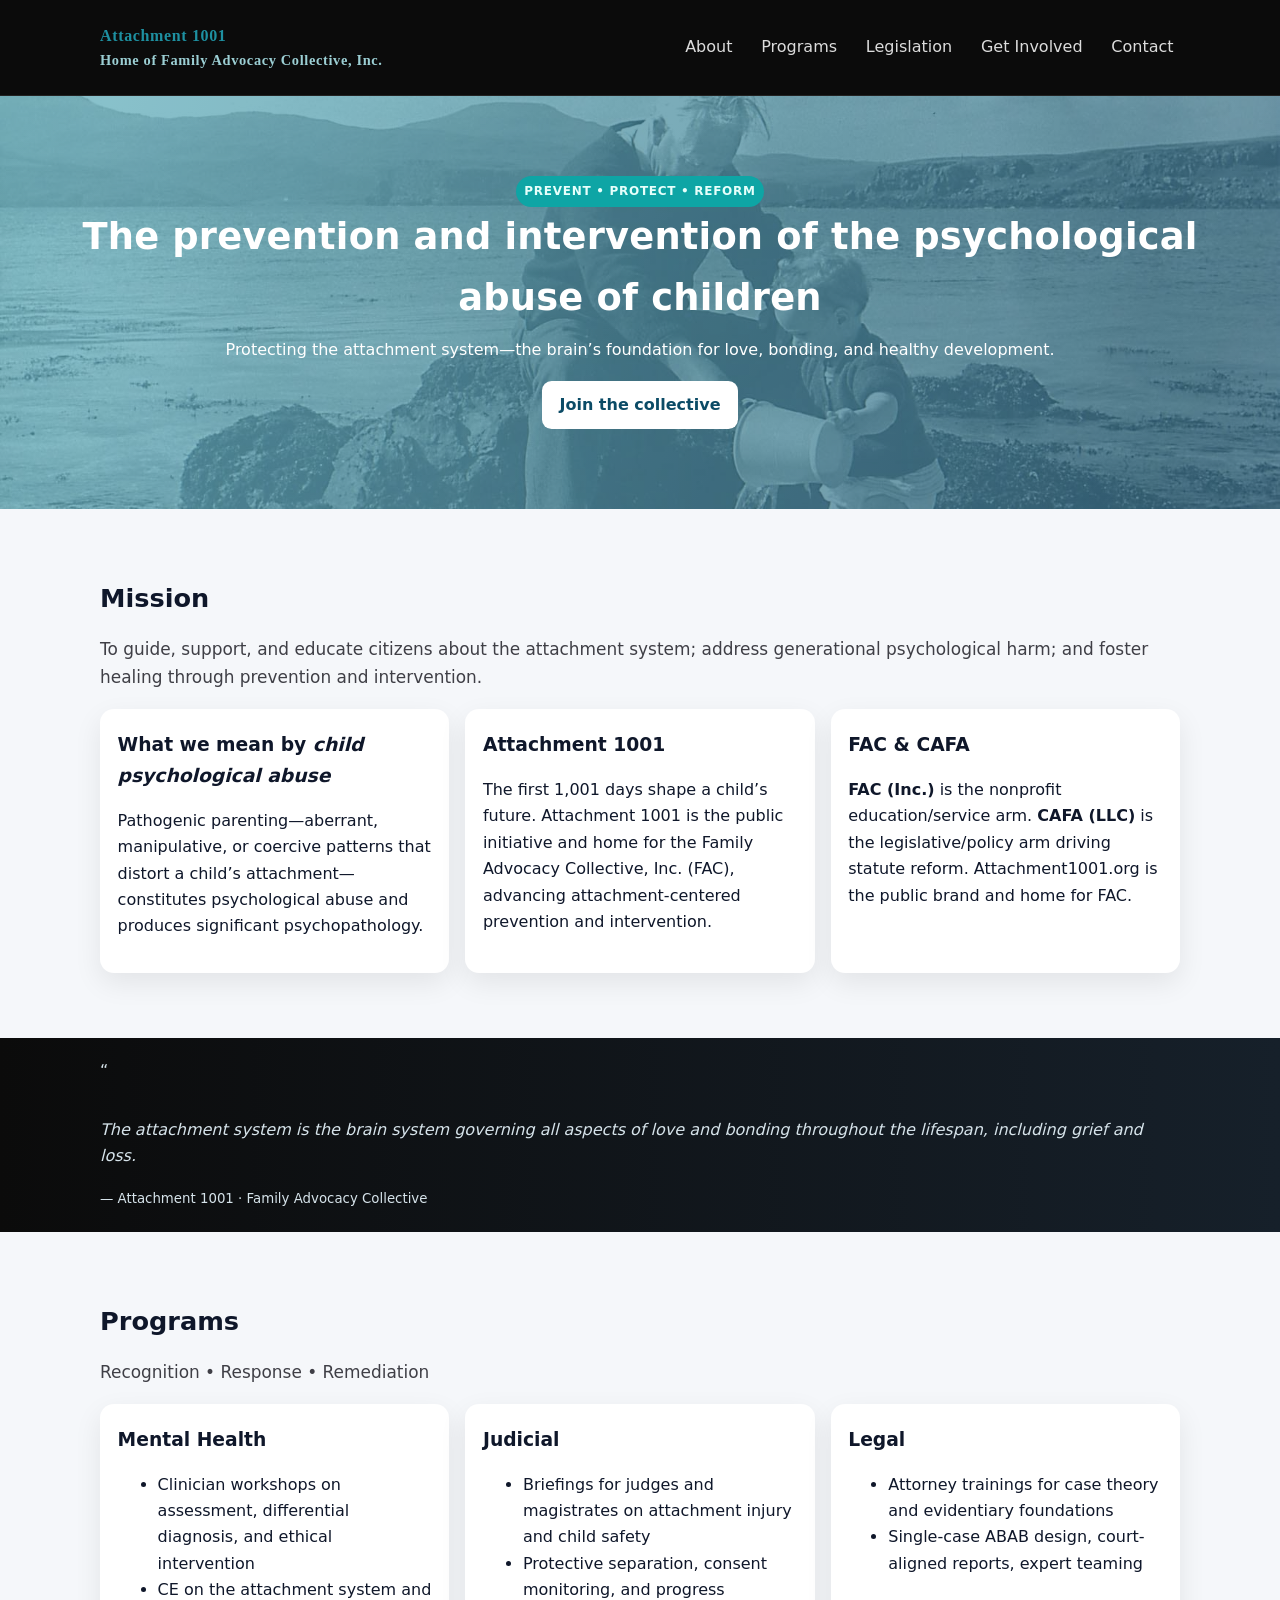
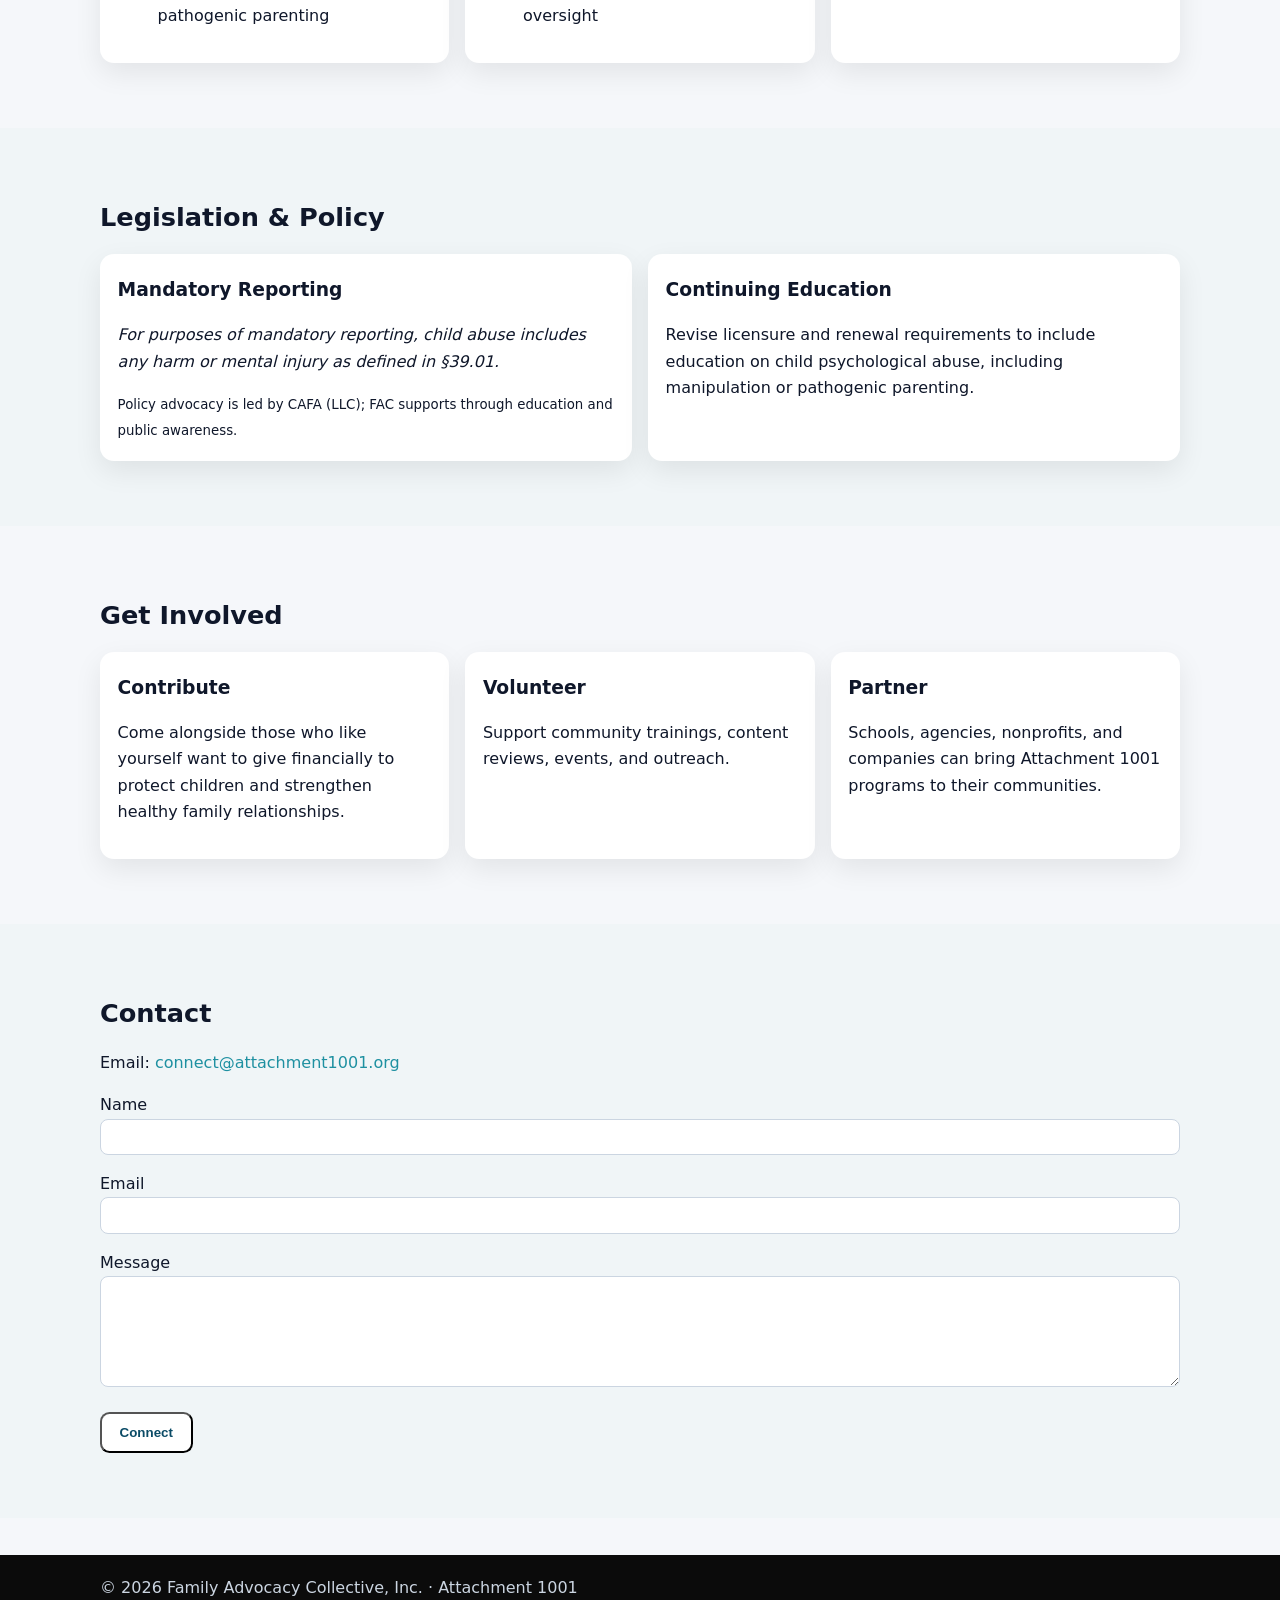
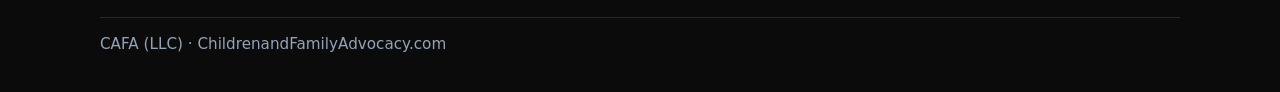
<file: attachment1001_fac_cafa_style_site/index.html>
<!DOCTYPE html>
<html lang="en"><head>
<meta charset="utf-8"/><meta name="viewport" content="width=device-width, initial-scale=1"/>
<title>Attachment 1001 — Family Advocacy Collective, Inc.</title>
<link rel="stylesheet" href="styles.css"/></head>
<body>
<header class="main">
  <div class="container nav">
    <div class="brand">
      <div><strong><a href="/">Attachment 1001</a></strong></div>
      <small>Home of Family Advocacy Collective, Inc.</small>
    </div>
    <nav class="menu">
      <a href="#mission">About</a><a href="#programs">Programs</a><a href="#legislation">Legislation</a>
      <a href="#involved">Get Involved</a><a href="#contact">Contact</a>
    </nav>
  </div>
</header>
<section class="hero">
  <div class="container inner">
    <div class="badge">Prevent • Protect • Reform</div>
    <h1>The prevention and intervention of the psychological abuse of children</h1>
    <p>Protecting the attachment system—the brain’s foundation for love, bonding, and healthy development.</p>
    <a class="cta" href="#involved">Join the collective</a>
  </div>
</section>
<section id="mission" class="section">
  <div class="container">
    <h2>Mission</h2>
    <p class="lede">To guide, support, and educate citizens about the attachment system; address generational psychological harm; and foster healing through prevention and intervention.</p>
    <div class="grid">
      <div class="card"><h3>What we mean by <em>child psychological abuse</em></h3><p>Pathogenic parenting—aberrant, manipulative, or coercive patterns that distort a child’s attachment—constitutes psychological abuse and produces significant psychopathology.</p></div>
      <div class="card"><h3>Attachment 1001</h3><p>The first 1,001 days shape a child’s future. Attachment 1001 is the public initiative and home for the Family Advocacy Collective, Inc. (FAC), advancing attachment-centered prevention and intervention.</p></div>
      <div class="card"><h3>FAC & CAFA</h3><p><strong>FAC (Inc.)</strong> is the nonprofit education/service arm. <strong>CAFA (LLC)</strong> is the legislative/policy arm driving statute reform. Attachment1001.org is the public brand and home for FAC.</p></div>
    </div>
  </div>
</section>
<section class="quote"><div class="container"><div>“</div><div><p><em>The attachment system is the brain system governing all aspects of love and bonding throughout the lifespan, including grief and loss.</em></p><small>— Attachment 1001 · Family Advocacy Collective</small></div></div></section>
<section id="programs" class="section">
  <div class="container"><h2>Programs</h2><p class="lede">Recognition • Response • Remediation</p>
    <div class="grid">
      <div class="card"><h3>Mental Health</h3><ul><li>Clinician workshops on assessment, differential diagnosis, and ethical intervention</li><li>CE on the attachment system and pathogenic parenting</li></ul></div>
      <div class="card"><h3>Judicial</h3><ul><li>Briefings for judges and magistrates on attachment injury and child safety</li><li>Protective separation, consent monitoring, and progress oversight</li></ul></div>
      <div class="card"><h3>Legal</h3><ul><li>Attorney trainings for case theory and evidentiary foundations</li><li>Single-case ABAB design, court-aligned reports, expert teaming</li></ul></div>
    </div>
  </div>
</section>
<section id="legislation" class="section" style="background:#f0f5f7">
  <div class="container"><h2>Legislation & Policy</h2>
    <div class="grid">
      <div class="card"><h3>Mandatory Reporting</h3><p><em>For purposes of mandatory reporting, child abuse includes any harm or mental injury as defined in §39.01.</em></p><small>Policy advocacy is led by CAFA (LLC); FAC supports through education and public awareness.</small></div>
      <div class="card"><h3>Continuing Education</h3><p>Revise licensure and renewal requirements to include education on child psychological abuse, including manipulation or pathogenic parenting.</p></div>
    </div>
  </div>
</section>
<section id="involved" class="section">
  <div class="container"><h2>Get Involved</h2>
    <div class="grid">
      <div class="card"><h3>Contribute</h3><p>Come alongside those who like yourself want to give financially to protect children and strengthen healthy family relationships.</p></div>
      <div class="card"><h3>Volunteer</h3><p>Support community trainings, content reviews, events, and outreach.</p></div>
      <div class="card"><h3>Partner</h3><p>Schools, agencies, nonprofits, and companies can bring Attachment 1001 programs to their communities.</p></div>
    </div>
  </div>
</section>
<section id="contact" class="section" style="background:#f0f5f7">
  <div class="container"><h2>Contact</h2>
    <p>Email: <a href="mailto:connect@attachment1001.org">connect@attachment1001.org</a></p>
    <form name="contact" method="POST" data-netlify="true">
      <input type="hidden" name="form-name" value="contact"/>
      <p><label>Name<br><input name="name" required style="width:100%;padding:.6rem;border:1px solid #cbd5e1;border-radius:.5rem"></label></p>
      <p><label>Email<br><input type="email" name="email" required style="width:100%;padding:.6rem;border:1px solid #cbd5e1;border-radius:.5rem"></label></p>
      <p><label>Message<br><textarea name="message" rows="6" required style="width:100%;padding:.6rem;border:1px solid #cbd5e1;border-radius:.5rem"></textarea></label></p>
      <button class="cta" type="submit">Connect</button>
    </form>
  </div>
</section>
<footer><div class="container"><div>© 2026 Family Advocacy Collective, Inc. · Attachment 1001</div><div class="bottom">CAFA (LLC) · ChildrenandFamilyAdvocacy.com</div></div></footer>
</body></html>
</file>
<file: attachment1001_fac_cafa_style_site/styles.css>
/* FAC one-page (CAFA-style header) */
*{box-sizing:border-box}
:root{--bg:#f5f7fa;--text:#0f172a;--muted:#525252;--accent:#1e90a1;--accent2:#0b4b66;--ink:#111;--sand:#efe9df;--card:#fff}
html,body{margin:0;padding:0;background:var(--bg);color:var(--text);font-family:system-ui,-apple-system,Segoe UI,Roboto,Helvetica,Arial,sans-serif;line-height:1.65}
a{color:var(--accent);text-decoration:none} a:hover{text-decoration:underline}
.container{max-width:1120px;margin:0 auto;padding:1.25rem}
header.main{position:sticky;top:0;z-index:50;background:#0b0b0b;color:#fff;border-bottom:1px solid #222}
header .nav{display:flex;gap:1.25rem;align-items:center;flex-wrap:wrap}
header .brand{font-family:Georgia,'Times New Roman',serif;font-weight:600;letter-spacing:.04em}
header .brand small{display:block;font-size:.9rem;color:#9ccfd4}
header .menu{display:flex;gap:1rem;margin-left:auto}
header .menu a{color:#dcdcdc;padding:.9rem .4rem} header .menu a:hover{color:#fff}
.hero{position:relative;color:#fff;overflow:hidden;background:linear-gradient(115deg, rgba(30,144,161,.70), rgba(11,75,102,.85))}
.hero::before{content:"";position:absolute;inset:0;background:url('assets/hero_bowlby_beach.png') center/cover no-repeat;opacity:.28}
.hero .inner{position:relative;z-index:1;padding:5rem 0;text-align:center}
.hero h1{font-size:2.3rem;margin:0 0 .5rem 0;font-weight:800;letter-spacing:.2px}
.hero p{max-width:860px;margin:.4rem auto 1.1rem}
.cta{display:inline-block;background:#fff;color:var(--accent2);padding:.7rem 1.1rem;border-radius:.6rem;font-weight:700}
.section{padding:2.8rem 0} h2{margin:.2rem 0 1rem;font-size:1.6rem}
.lede{font-size:1.06rem;color:#3f3f46}
.grid{display:grid;grid-template-columns:repeat(auto-fit,minmax(260px,1fr));gap:1rem}
.card{background:var(--card);border-radius:14px;box-shadow:0 10px 28px rgba(0,0,0,.08);padding:1.1rem}
.card h3{margin:.2rem 0 .6rem}
.badge{display:inline-block;background:#0ea5a5;color:#e6fffb;font-weight:700;letter-spacing:.06em;font-size:.75rem;text-transform:uppercase;padding:.35rem .55rem;border-radius:999px}
.quote{background:linear-gradient(90deg,#0b0b0b,#16202a);color:#d6e3ea}
.quote .container{display:flex;gap:1rem;align-items:flex-start;flex-wrap:wrap}
footer{margin-top:2.3rem;background:#0b0b0b;color:#cbd5e1}
footer a{color:#9ccfd4}
footer .bottom{border-top:1px solid #1f2937;padding:.9rem 0;margin-top:1rem;color:#94a3b8;font-size:.95rem}
</file>
